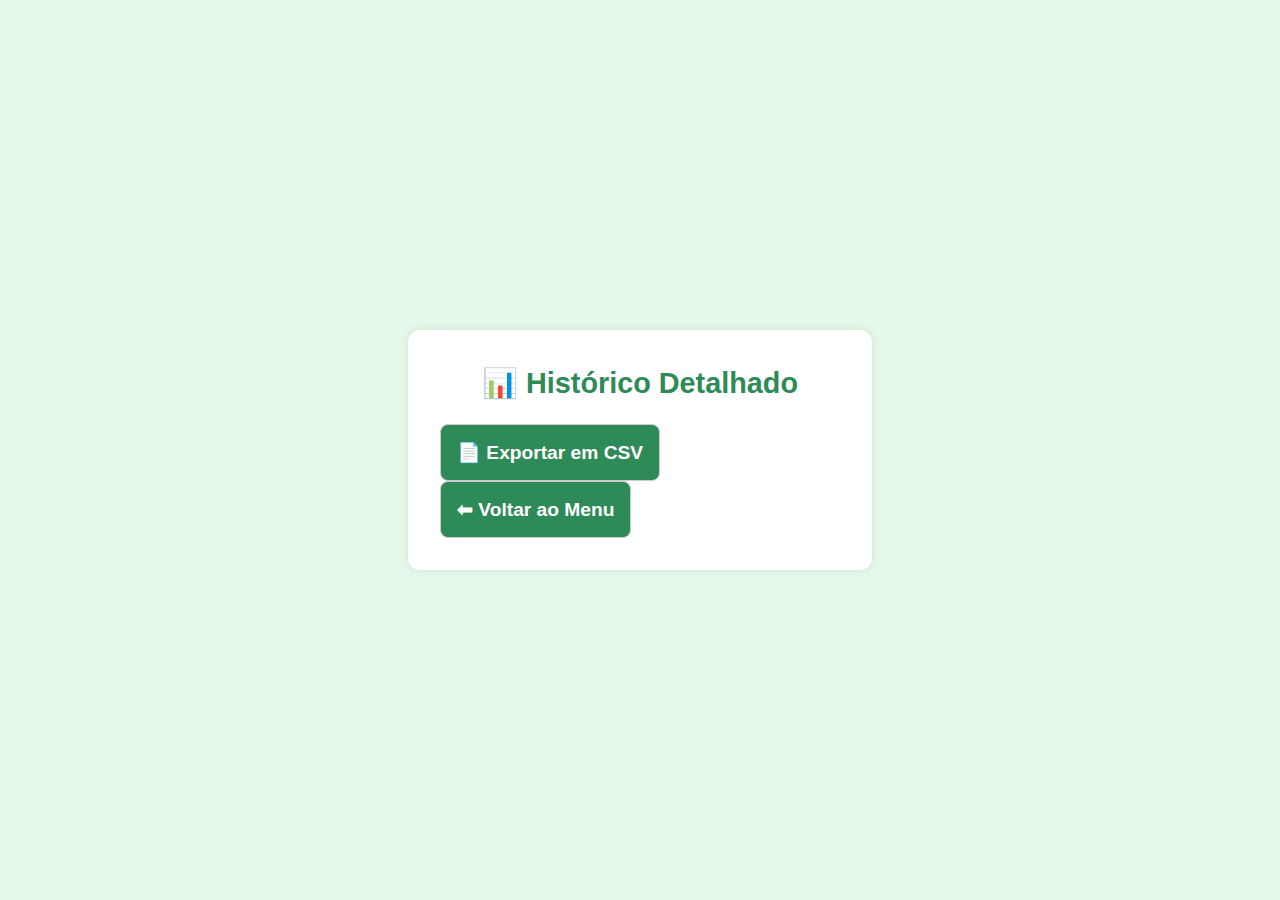
<file: historico_detalhado.html>
<!DOCTYPE html>
<html lang="pt-br">
<head>
  <meta charset="UTF-8">
  <meta name="viewport" content="width=device-width, initial-scale=1.0">
  <title>Corrida Espaço Caroli - Histórico Detalhado</title>
  <link rel="stylesheet" href="style.css">
</head>
<body>
  <div class="container">
    <header>
      <h1>📊 Histórico Detalhado</h1>
      <p id="currentUser"></p>
    </header>

    <main id="historyContainer"></main>

    <div style="margin-top: 1rem;">
      <button class="big-button" onclick="exportarCSV()">📄 Exportar em CSV</button>
      <button class="big-button" onclick="window.location.href='tela_corrida_opcoes.html'">⬅ Voltar ao Menu</button>
    </div>
  </div>

  <script type="module">
    const users = JSON.parse(localStorage.getItem('runtracker_users')) || [];
    const user = users[users.length - 1];
    const container = document.getElementById('historyContainer');
    document.getElementById('currentUser').textContent = `Olá, ${user.name}`;

    if (!user.activities.length) {
      container.innerHTML = '<p>Você ainda não fez nenhuma corrida.</p>';
    } else {
      user.activities.slice().reverse().forEach((a, i) => {
        const div = document.createElement('div');
        div.className = 'user-card';
        div.innerHTML = `
          <p><strong>#${user.activities.length - i}</strong></p>
          <p><strong>Data:</strong> ${a.date}</p>
          <p><strong>Duração:</strong> ${a.duration}</p>
          <p><strong>Distância:</strong> ${a.distance} km</p>
          <p><strong>Ritmo:</strong> ${a.pace}</p>
          <p><strong>Intensidade:</strong> ${a.intensity || '--'}</p>
          <p><strong>Desafio:</strong> ${a.desafio || 'Livre'}</p>
          <button class="big-button" onclick="verMapa(${i})">📍 Ver Trajeto</button>
        `;
        container.appendChild(div);
      });
    }

    window.verMapa = function(index) {
      localStorage.setItem('trajeto_index', index);
      window.location.href = 'mapa_trajeto.html';
    }

    window.exportarCSV = function() {
      const linhas = [
        ['Data', 'Distância', 'Duração', 'Ritmo', 'Intensidade', 'Desafio']
      ];

      user.activities.forEach(a => {
        linhas.push([
          a.date, a.distance, a.duration, a.pace, a.intensity || '--', a.desafio || 'Livre'
        ]);
      });

      const csv = linhas.map(linha => linha.join(',')).join('\n');
      const blob = new Blob([csv], { type: 'text/csv;charset=utf-8;' });
      const url = URL.createObjectURL(blob);
      const a = document.createElement('a');
      a.href = url;
      a.download = 'historico_corridas.csv';
      a.click();
    }
  </script>
</body>
</html>
</file>
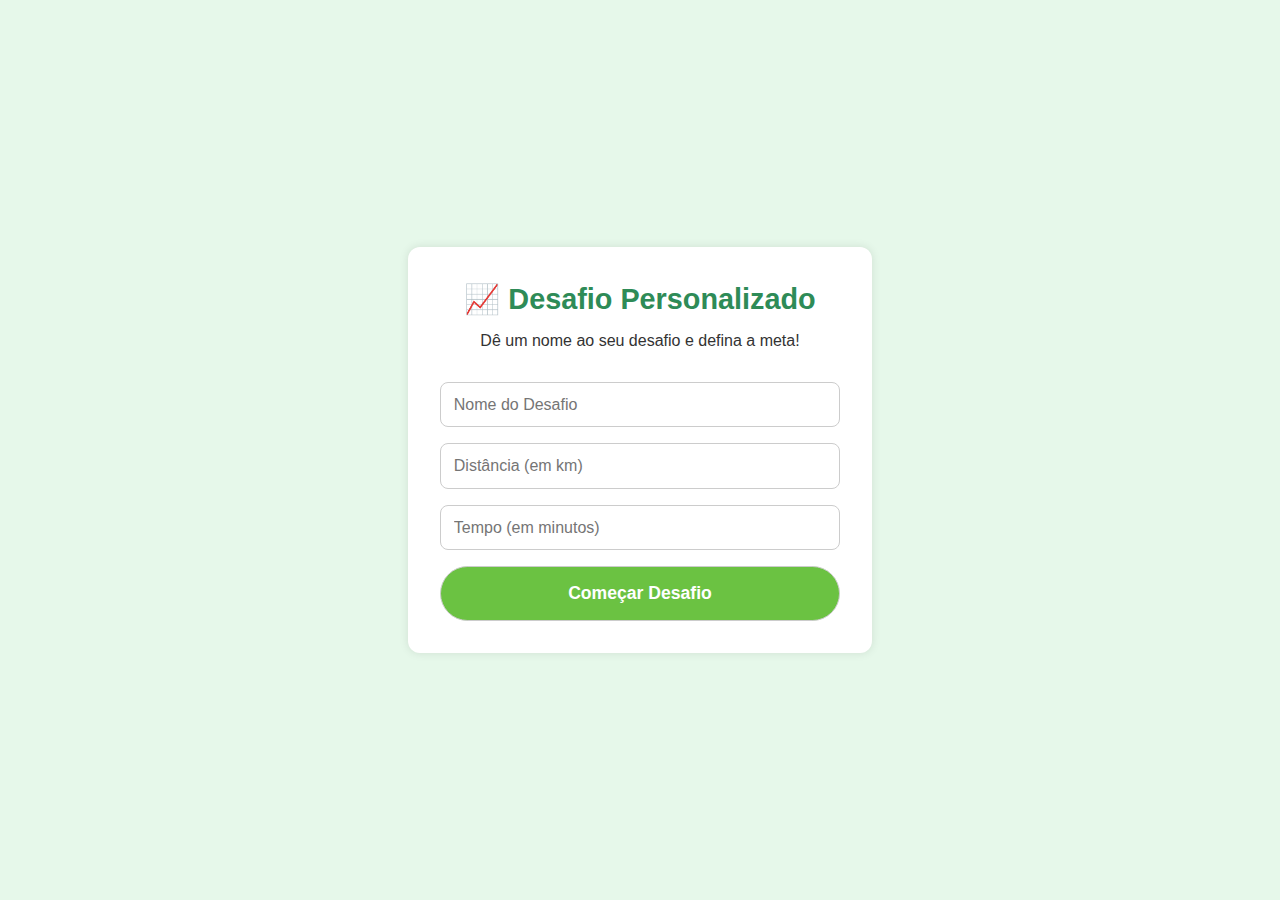
<file: tela_desafio_personalizado.html>
<!DOCTYPE html>
<html lang="pt-br">
<head>
  <meta charset="UTF-8" />
  <meta name="viewport" content="width=device-width, initial-scale=1.0" />
  <title>Desafio Personalizado</title>
  <link rel="stylesheet" href="style.css" />
  <style>
    .desafio-box {
      display: flex;
      flex-direction: column;
      gap: 1rem;
      margin-top: 2rem;
    }
    input {
      padding: 0.8rem;
      border: 1px solid #ccc;
      border-radius: 8px;
      font-size: 1rem;
    }
    .big-button {
      background-color: #6bc242;
      font-weight: bold;
      font-size: 1.1rem;
      padding: 1rem;
      border-radius: 30px;
    }
  </style>
</head>
<body>
  <div class="container">
    <header>
      <h1>📈 Desafio Personalizado</h1>
      <p>Dê um nome ao seu desafio e defina a meta!</p>
    </header>

    <main class="desafio-box">
      <input type="text" id="nome" placeholder="Nome do Desafio" required />
      <input type="number" id="km" placeholder="Distância (em km)" min="0.5" step="0.1" />
      <input type="number" id="tempo" placeholder="Tempo (em minutos)" min="1" step="1" />
      <button class="big-button" onclick="salvarDesafioPersonalizado()">Começar Desafio</button>
    </main>
  </div>

  <script>
    function salvarDesafioPersonalizado() {
      const nome = document.getElementById('nome').value.trim();
      const km = parseFloat(document.getElementById('km').value);
      const tempo = parseFloat(document.getElementById('tempo').value);

      if (!nome || !km || !tempo) {
        alert('Preencha todos os campos.');
        return;
      }

      localStorage.setItem('modoCorrida', JSON.stringify({
        tipo: 'personalizado',
        nome,
        km,
        tempo
      }));

      window.location.href = 'tela_corrida.html';
    }
  </script>
</body>
</html>
</file>
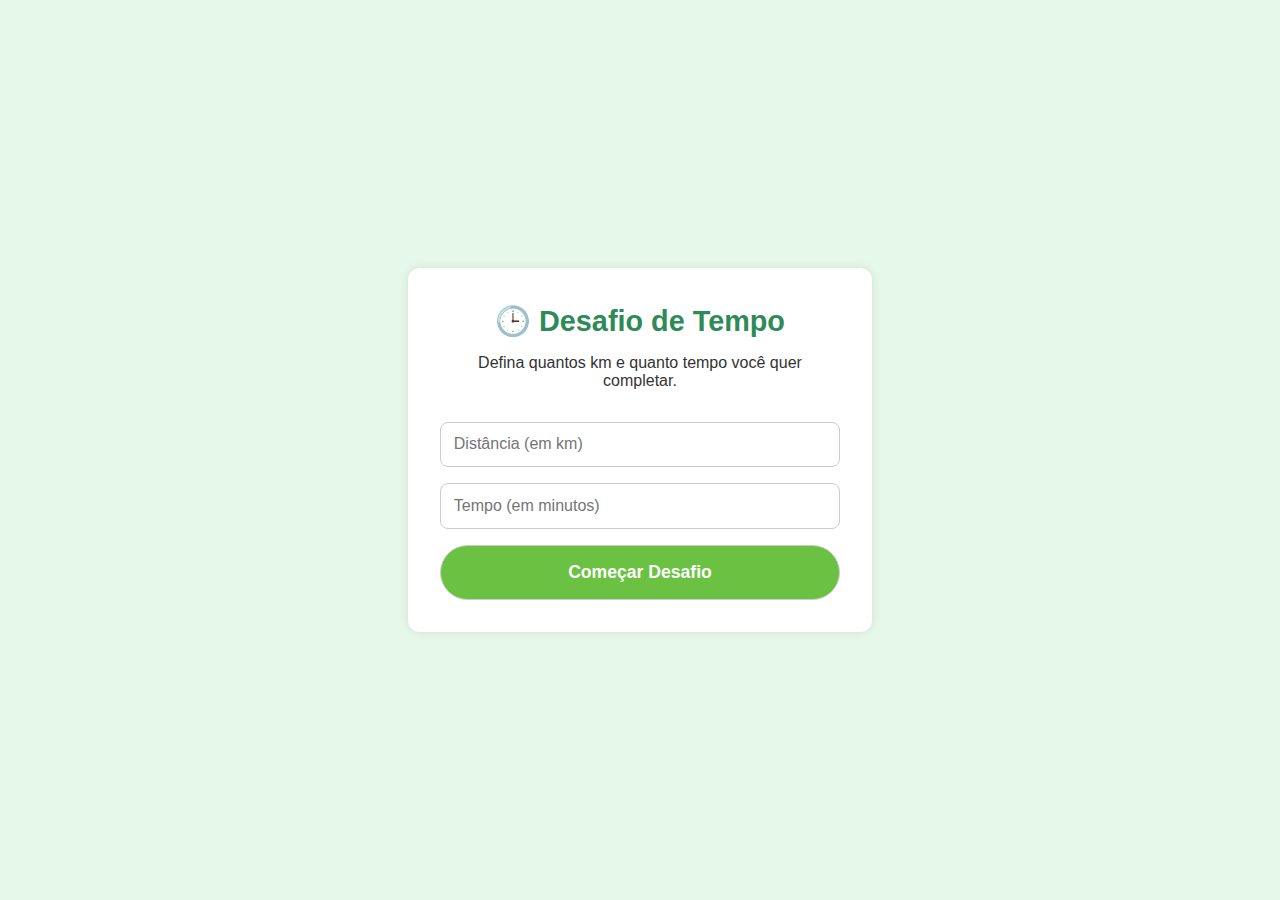
<file: tela_desafio_tempo.html>
<!DOCTYPE html>
<html lang="pt-br">
<head>
  <meta charset="UTF-8" />
  <meta name="viewport" content="width=device-width, initial-scale=1.0" />
  <title>Desafio de Tempo</title>
  <link rel="stylesheet" href="style.css" />
  <style>
    .desafio-box {
      display: flex;
      flex-direction: column;
      gap: 1rem;
      margin-top: 2rem;
    }
    input {
      padding: 0.8rem;
      border: 1px solid #ccc;
      border-radius: 8px;
      font-size: 1rem;
    }
    .big-button {
      background-color: #6bc242;
      font-weight: bold;
      font-size: 1.1rem;
      padding: 1rem;
      border-radius: 30px;
    }
  </style>
</head>
<body>
  <div class="container">
    <header>
      <h1>🕒 Desafio de Tempo</h1>
      <p>Defina quantos km e quanto tempo você quer completar.</p>
    </header>

    <main class="desafio-box">
      <input type="number" id="km" placeholder="Distância (em km)" min="0.5" step="0.1" />
      <input type="number" id="tempo" placeholder="Tempo (em minutos)" min="1" step="1" />
      <button class="big-button" onclick="salvarDesafioTempo()">Começar Desafio</button>
    </main>
  </div>

  <script>
    function salvarDesafioTempo() {
      const km = parseFloat(document.getElementById('km').value);
      const tempo = parseFloat(document.getElementById('tempo').value);

      if (!km || !tempo) {
        alert('Preencha os dois campos para continuar');
        return;
      }

      localStorage.setItem('modoCorrida', JSON.stringify({
        tipo: 'tempo',
        km,
        tempo
      }));

      window.location.href = 'tela_corrida.html';
    }
  </script>
</body>
</html>
</file>
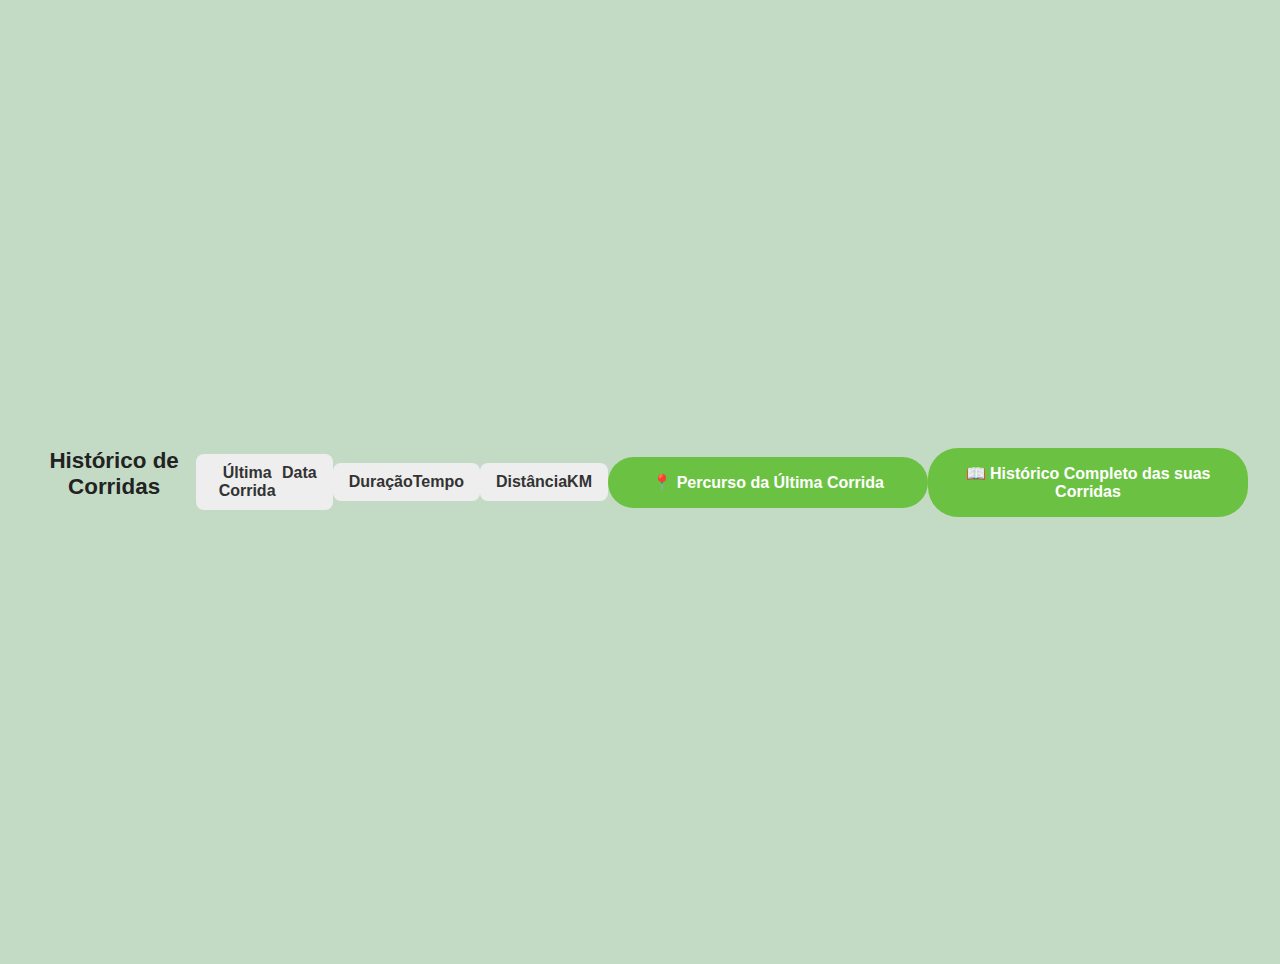
<file: tela_fim_corrida.html>
<!DOCTYPE html>
<html lang="pt-br">
<head>
  <meta charset="UTF-8">
  <meta name="viewport" content="width=device-width, initial-scale=1.0">
  <title>Corrida Espaço Caroli - Fim da Corrida</title>
  <link rel="stylesheet" href="style.css">
  <style>
    body {
      background-color: #c3dbc5;
      font-family: sans-serif;
      text-align: center;
      padding: 2rem;
    }
    h1 {
      font-size: 1.4rem;
      color: #222;
      margin-bottom: 2rem;
    }
    .info-box {
      margin-bottom: 1rem;
      display: flex;
      justify-content: space-between;
      background-color: #eee;
      padding: 0.6rem 1rem;
      border-radius: 8px;
      max-width: 300px;
      margin: 0.5rem auto;
      font-weight: bold;
    }
    .btn-final {
      display: block;
      background-color: #6bc242;
      color: white;
      font-weight: bold;
      padding: 1rem;
      border-radius: 30px;
      margin: 1.2rem auto;
      width: 90%;
      max-width: 320px;
      border: none;
      font-size: 1rem;
      cursor: pointer;
    }
  </style>
</head>
<body>
  <h1>Histórico de Corridas</h1>

  <div class="info-box">
    <span>Última Corrida</span>
    <span id="dataCorrida">Data</span>
  </div>
  <div class="info-box">
    <span>Duração</span>
    <span id="duracaoCorrida">Tempo</span>
  </div>
  <div class="info-box">
    <span>Distância</span>
    <span id="distanciaCorrida">KM</span>
  </div>

  <button class="btn-final" onclick="verMapa()">📍 Percurso da Última Corrida</button>
  <button class="btn-final" onclick="verHistoricoCompleto()">📖 Histórico Completo das suas Corridas</button>

  <script type="module">
    const users = JSON.parse(localStorage.getItem('runtracker_users')) || [];
    const user = JSON.parse(localStorage.getItem('runtracker_current'));
    const current = users.find(u => u.email === user.email);
    const ultima = current?.activities?.slice(-1)[0];

    if (ultima) {
      document.getElementById('dataCorrida').textContent = ultima.date;
      document.getElementById('duracaoCorrida').textContent = ultima.duration;
      document.getElementById('distanciaCorrida').textContent = `${ultima.distance} km`;
    }

    window.verMapa = () => {
      window.location.href = 'mapa_trajeto.html';
    };

    window.verHistoricoCompleto = () => {
      window.location.href = 'tela_historico.html';
    };
  </script>
</body>
</html>
</file>
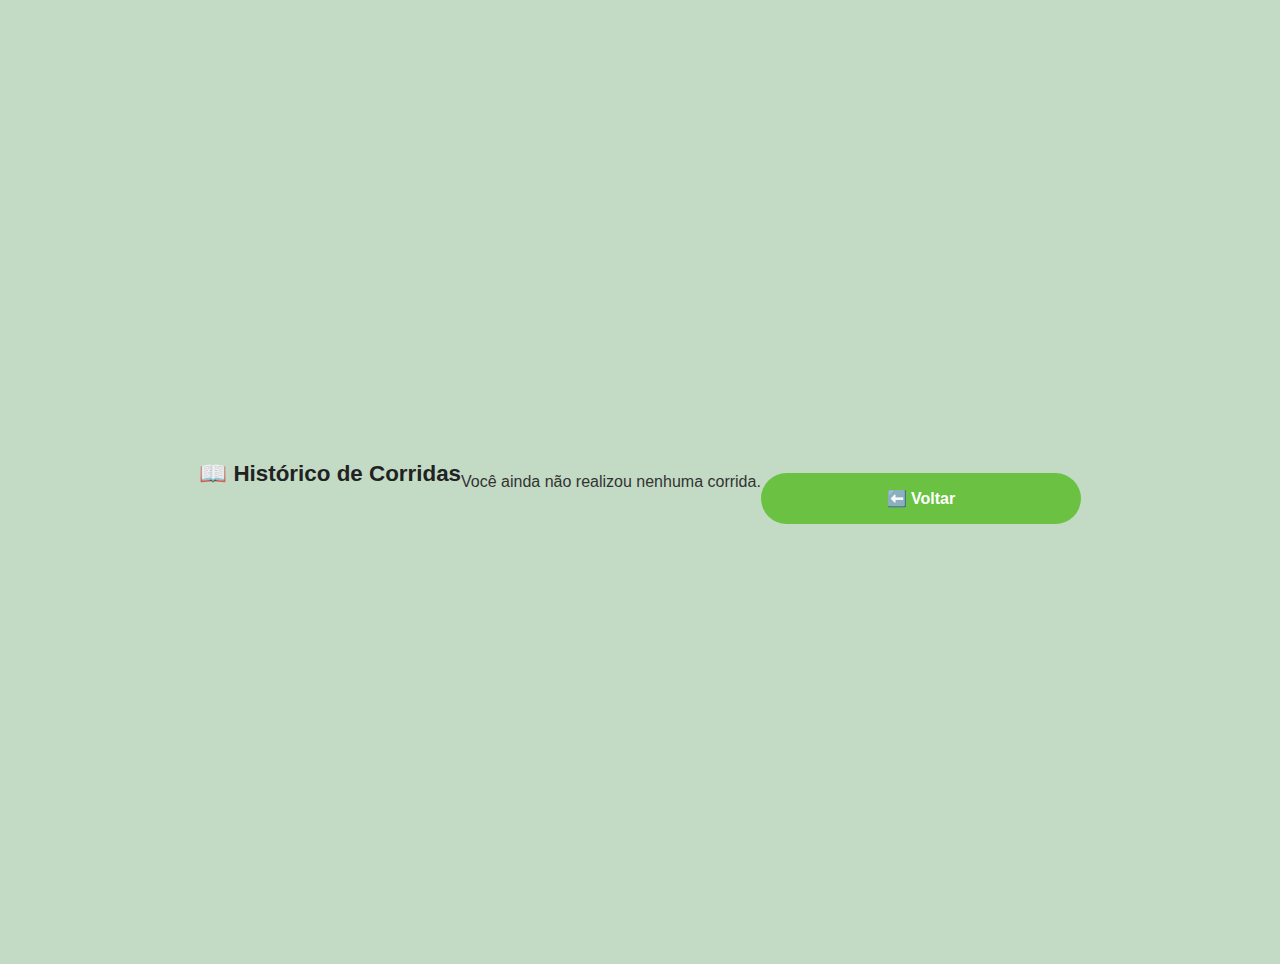
<file: tela_historico.html>
<!DOCTYPE html>
<html lang="pt-br">
<head>
  <meta charset="UTF-8">
  <meta name="viewport" content="width=device-width, initial-scale=1.0">
  <title>Corrida Espaço Caroli - Histórico Completo</title>
  <link rel="stylesheet" href="style.css">
  <style>
    body {
      background-color: #c3dbc5;
      font-family: sans-serif;
      text-align: center;
      padding: 2rem;
    }
    h1 {
      font-size: 1.4rem;
      color: #222;
      margin-bottom: 2rem;
    }
    .corrida-card {
      background: #fff;
      border-radius: 12px;
      padding: 1rem;
      margin-bottom: 1rem;
      box-shadow: 0 0 5px rgba(0,0,0,0.1);
      text-align: left;
      max-width: 400px;
      margin: 1rem auto;
    }
    .corrida-card p {
      margin: 0.3rem 0;
      font-size: 0.95rem;
    }
    .btn-voltar {
      background-color: #6bc242;
      color: white;
      font-weight: bold;
      padding: 1rem;
      border-radius: 30px;
      margin-top: 2rem;
      width: 90%;
      max-width: 320px;
      border: none;
      font-size: 1rem;
      cursor: pointer;
    }
  </style>
</head>
<body>
  <h1>📖 Histórico de Corridas</h1>

  <div id="listaCorridas"></div>

  <button class="btn-voltar" onclick="window.location.href='tela_fim_corrida.html'">⬅️ Voltar</button>

  <script type="module">
    const users = JSON.parse(localStorage.getItem('runtracker_users')) || [];
    const user = JSON.parse(localStorage.getItem('runtracker_current'));
    const current = users.find(u => u.email === user.email);

    const lista = document.getElementById('listaCorridas');

    if (current?.activities?.length > 0) {
      current.activities.slice().reverse().forEach(corrida => {
        const div = document.createElement('div');
        div.className = 'corrida-card';
        div.innerHTML = `
          <p><strong>Data:</strong> ${corrida.date}</p>
          <p><strong>Duração:</strong> ${corrida.duration}</p>
          <p><strong>Distância:</strong> ${corrida.distance} km</p>
          <p><strong>Ritmo:</strong> ${corrida.pace}</p>
          <p><strong>Intensidade:</strong> ${corrida.intensity}</p>
        `;
        lista.appendChild(div);
      });
    } else {
      lista.innerHTML = '<p>Você ainda não realizou nenhuma corrida.</p>';
    }
  </script>
</body>
</html>
</file>
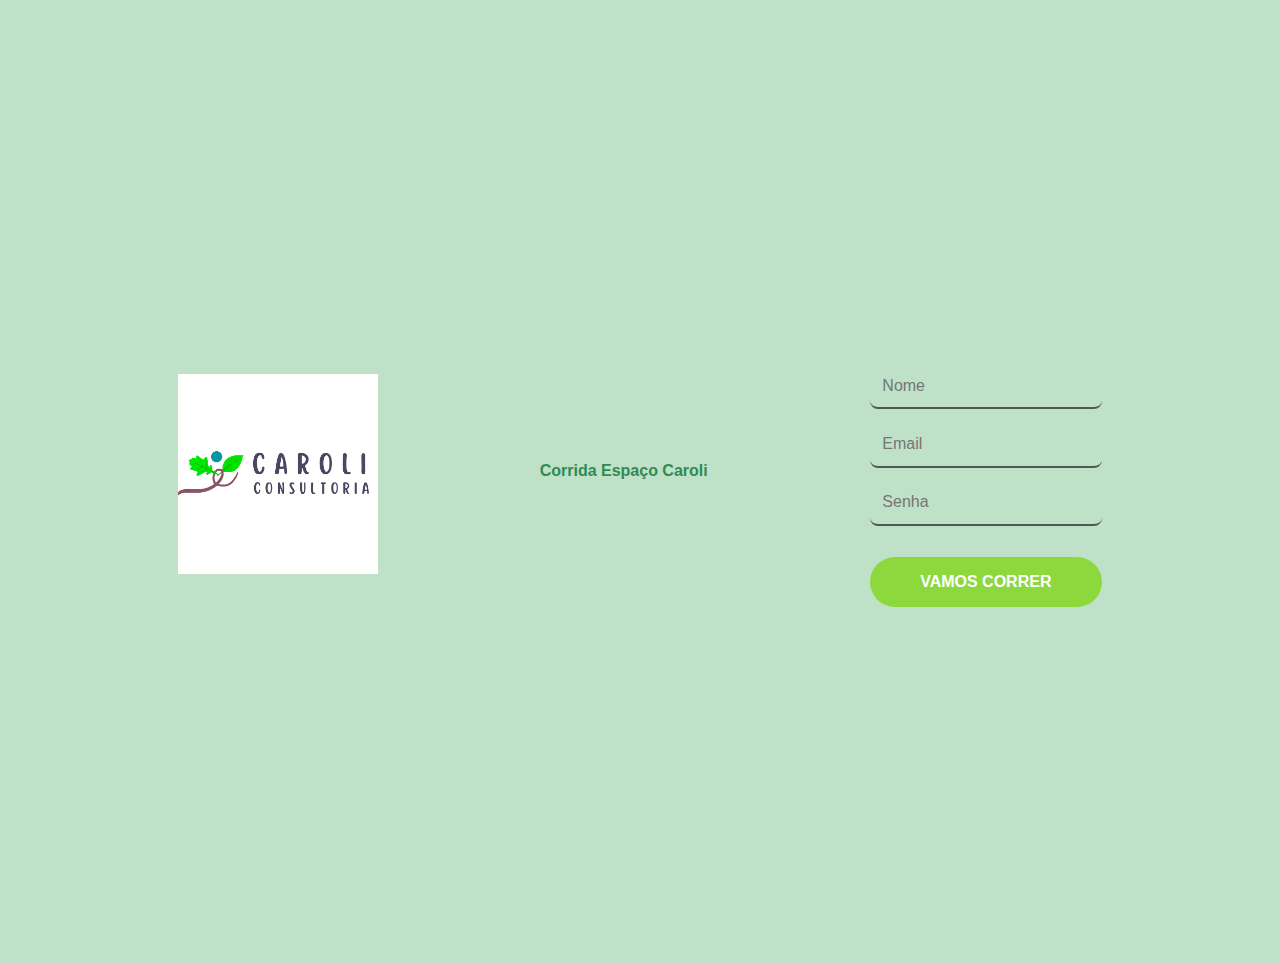
<file: tela_perfil.html>
<!DOCTYPE html>
<html lang="pt-br">
<head>
  <meta charset="UTF-8">
  <meta name="viewport" content="width=device-width, initial-scale=1.0">
  <title>Cadastro - Espaço Caroli</title>
  <link rel="stylesheet" href="style.css">
  <style>
    body {
      background-color: #bfe1c7;
      font-family: 'Segoe UI', sans-serif;
      text-align: center;
      padding: 2rem 1rem;
    }
    .logo {
      width: 200px;
      margin: 0 auto 1rem;
    }
    h1 {
      font-size: 1rem;
      color: #2e8b57;
      margin-bottom: 2rem;
    }
    .form-box {
      max-width: 320px;
      margin: 0 auto;
      background: transparent;
      display: flex;
      flex-direction: column;
      align-items: stretch;
    }
    .form-box input {
      padding: 0.8rem;
      margin: 0.4rem 0;
      border: none;
      border-bottom: 2px solid #555;
      background: transparent;
      font-size: 1rem;
      outline: none;
    }
    .form-box button {
      margin-top: 1.5rem;
      padding: 1rem;
      border: none;
      border-radius: 30px;
      font-size: 1rem;
      background-color: #8dd83d;
      color: white;
      font-weight: bold;
      cursor: pointer;
    }
  </style>
</head>
<body>
  <img src="icons/logo-certo.png" alt="Logo Caroli" class="logo">
  <h1>Corrida Espaço Caroli</h1>

  <div class="form-box">
    <input type="text" id="name" placeholder="Nome" required>
    <input type="email" id="email" placeholder="Email" required>
    <input type="password" id="password" placeholder="Senha" required>
    <button onclick="cadastrar()">VAMOS CORRER</button>
  </div>

  <script type="module">
    const users = JSON.parse(localStorage.getItem('runtracker_users')) || [];

    window.cadastrar = () => {
      const name = document.getElementById('name').value.trim();
      const email = document.getElementById('email').value.trim().toLowerCase();
      const password = document.getElementById('password').value.trim();

      if (!name || !email || !password) {
        alert("Preencha todos os campos!");
        return;
      }

      if (users.some(u => u.email.toLowerCase() === email)) {
        alert("E-mail já cadastrado! Use a tela inicial para entrar.");
        return;
      }

      const novoUser = {
        id: Date.now(),
        name,
        email,
        password,
        height: null,
        weight: null,
        activities: []
      };

      users.push(novoUser);
      localStorage.setItem('runtracker_users', JSON.stringify(users));
      localStorage.setItem('runtracker_current', JSON.stringify(novoUser));
      window.location.href = 'tela_corrida_opcoes.html';
    }
  </script>
</body>
</html>
</file>
<file: style.css>
/* style.css - Estilo responsivo e limpo para Corrida Espaço Caroli com tema verde claro e branco */

body {
    margin: 0;
    padding: 0;
    font-family: 'Segoe UI', Tahoma, Geneva, Verdana, sans-serif;
    background-color: #e6f8ea; /* Verde claro */
    color: #333;
    display: flex;
    justify-content: center;
    align-items: center;
    min-height: 100vh;
}

.container {
    width: 100%;
    max-width: 400px;
    background: #ffffff;
    border-radius: 12px;
    padding: 2rem;
    box-shadow: 0 0 10px rgba(0,0,0,0.1);
}

header {
    text-align: center;
    margin-bottom: 1.5rem;
}

header h1 {
    font-size: 1.8rem;
    color: #2e8b57; /* Verde médio */
    margin: 0.2rem 0;
}

header p.address {
    font-size: 0.9rem;
    color: #555;
    margin-top: 0.5rem;
    line-height: 1.4;
}

.auth-forms form,
.admin-panel,
.tracking-interface {
    display: flex;
    flex-direction: column;
    gap: 1rem;
}

input, button {
    padding: 0.8rem;
    border: 1px solid #ccc;
    border-radius: 8px;
    font-size: 1rem;
}

button {
    background-color: #2e8b57;
    color: white;
    font-weight: bold;
    cursor: pointer;
    transition: background 0.3s ease;
}

button:hover {
    background-color: #267347;
}

label {
    font-weight: 500;
    margin-bottom: -0.5rem;
}

.user-info {
    font-size: 1rem;
    font-weight: bold;
    text-align: center;
    margin-top: 0.5rem;
    color: #555;
}

.stats {
    display: flex;
    justify-content: space-around;
    margin: 1rem 0;
}

.stat-box {
    text-align: center;
}

.stat-value {
    font-size: 1.5rem;
    font-weight: bold;
    color: #2e8b57;
}

.stat-label {
    font-size: 0.9rem;
    color: #666;
}

.big-button {
    font-size: 1.2rem;
    padding: 1rem;
}

.user-card {
    background: #f0f4f8;
    border-radius: 8px;
    padding: 1rem;
    margin-bottom: 1rem;
}

.activity {
    background: #e9eef3;
    padding: 0.5rem;
    margin-top: 0.5rem;
    border-radius: 6px;
    font-size: 0.9rem;
}

.hidden {
    display: none;
}

.admin-login {
    text-align: center;
    margin-top: 2rem;
}

.intensity-options {
    display: flex;
    justify-content: space-between;
    gap: 0.5rem;
}

.intensity-btn {
    flex: 1;
    padding: 0.6rem;
    font-size: 0.9rem;
    background-color: #b5e7c0;
    color: #2e8b57;
    border: none;
    border-radius: 6px;
    font-weight: bold;
    transition: background 0.2s ease;
}

.intensity-btn:hover {
    background-color: #a3d7b1;
}

/* ✅ Estilo para a tela final da corrida */
.tracking-interface {
    display: flex;
    flex-direction: column;
    gap: 1rem;
    text-align: center;
}

.finish-buttons {
    display: flex;
    justify-content: space-between;
    gap: 1rem;
    margin-top: 2rem;
}

/* Responsividade */
@media (max-width: 500px) {
    .container {
        padding: 1rem;
    }

    header h1 {
        font-size: 1.5rem;
    }

    .finish-buttons {
        flex-direction: column;
    }
}
</file>
